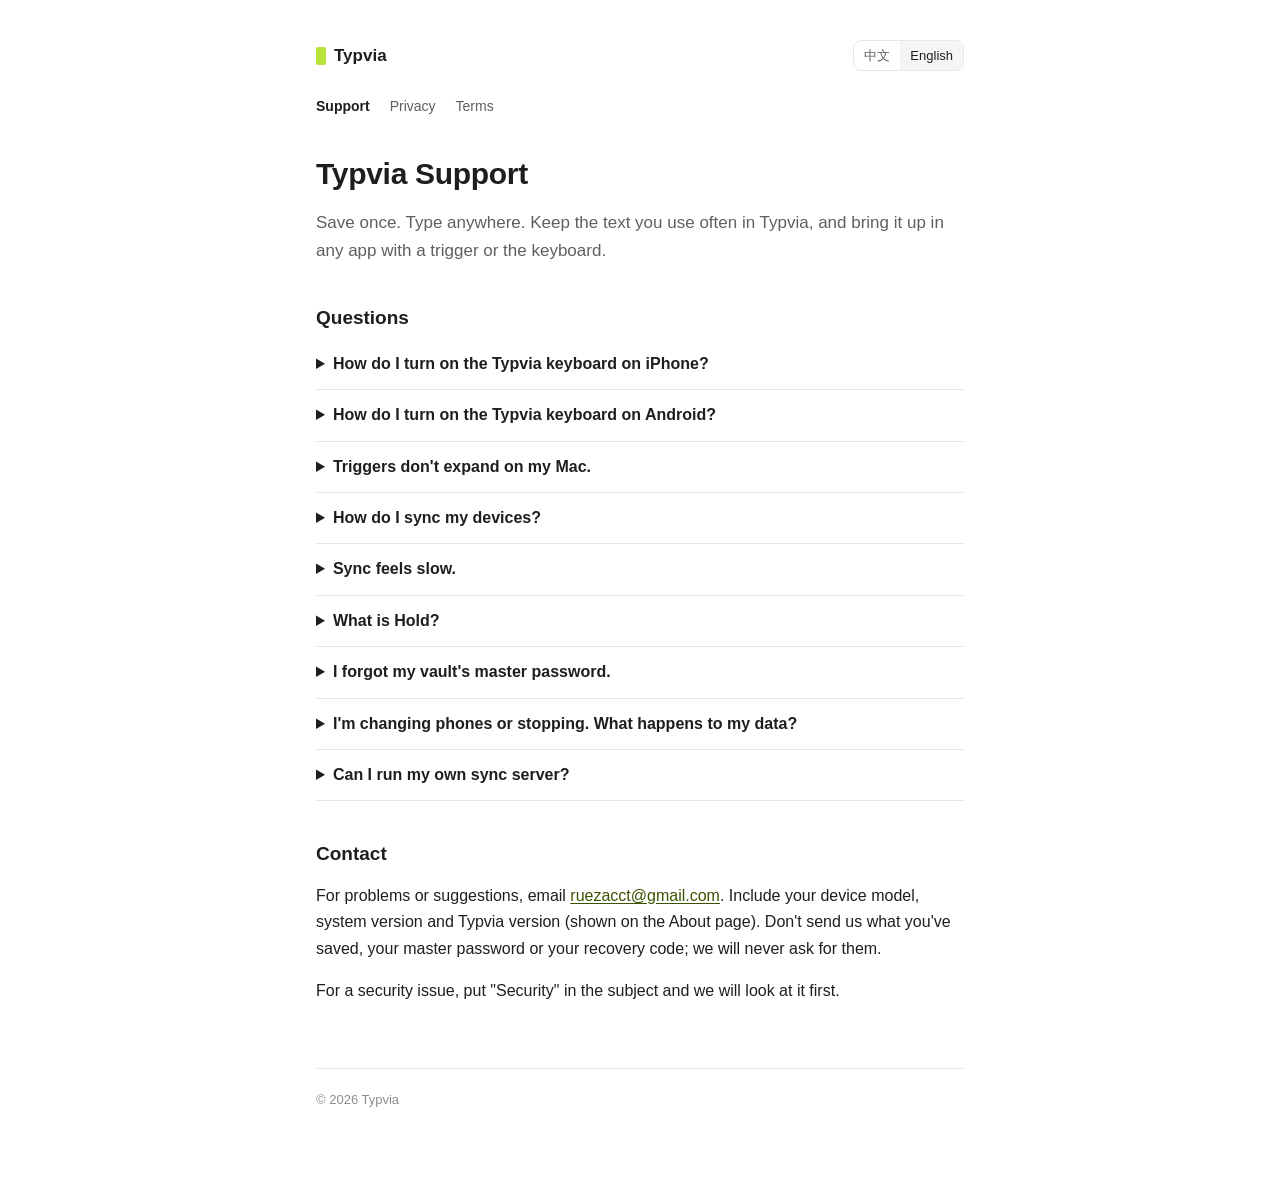
<file: index.html>
<!doctype html>
<html lang="en">
<head>
<meta charset="utf-8">
<meta name="viewport" content="width=device-width, initial-scale=1">
<title>Typvia Support</title>
<meta name="title-en" content="Typvia Support">
<meta name="title-zh" content="Typvia 支持">
<meta name="description" content="Help with Typvia: setting up the keyboard, pairing devices, sync and the vault.">
<link rel="stylesheet" href="site.css">
<script src="lang.js" defer></script>
</head>
<body>
<main>
<header class="top">
  <a class="brand" href="./">Typvia</a>
  <div class="lang" role="group" aria-label="Language">
    <button type="button" value="zh">中文</button>
    <button type="button" value="en">English</button>
  </div>
</header>
<nav class="pages">
  <a href="./" aria-current="page"><span data-l="zh">支持</span><span data-l="en">Support</span></a>
  <a href="privacy.html"><span data-l="zh">隐私政策</span><span data-l="en">Privacy</span></a>
  <a href="terms.html"><span data-l="zh">使用条款</span><span data-l="en">Terms</span></a>
</nav>

<!-- ============================== 中文 ============================== -->
<article data-l="zh">
<h1>Typvia 支持</h1>
<p class="lead">存一次，到处都能打出来。常用的文字存进 Typvia，在任何应用里用触发词或键盘调出来。</p>

<h2>常见问题</h2>

<details>
  <summary>怎么在 iPhone 上打开 Typvia 键盘？</summary>
  <p>打开「设置 → 通用 → 键盘 → 键盘 → 添加新键盘」，选择 Typvia。之后在任意输入框里点地球键切换到 Typvia。Typvia 键盘不需要「完全访问」。</p>
</details>

<details>
  <summary>怎么在 Android 上打开 Typvia 输入法？</summary>
  <p>打开系统设置中的「语言和输入法 → 屏幕键盘 / 管理键盘」，启用 Typvia，然后在输入时切换到它。不同品牌手机的菜单名称略有不同。</p>
</details>

<details>
  <summary>Mac 上触发词没有展开？</summary>
  <p>Typvia 需要「辅助功能」权限才能把文字填进其他应用。打开「系统设置 → 隐私与安全性 → 辅助功能」，确认 Typvia 已开启。如果是更新后失效，把它关掉再打开一次。</p>
</details>

<details>
  <summary>怎么让几台设备同步？</summary>
  <p>在第一台设备上打开同步并创建账户。在要加入的设备上选择加入，按提示输入另一台设备上显示的码。两边会显示一串核对码，确认一致后再完成。同步的内容只有你的设备能看到。</p>
</details>

<details>
  <summary>同步有点慢？</summary>
  <p>保存后一般一两秒内就会出现在其他设备上。手机在后台时系统会暂停同步，回到前台会立即同步。如果你的网络经过代理或跨境线路，第一次连接可能要多等几秒。</p>
</details>

<details>
  <summary>什么是「暂存」？</summary>
  <p>把一段文字临时送到你的其他设备，比如电脑上复制、手机上取用。暂存的内容同样加密，24 小时后自动删除。</p>
</details>

<details>
  <summary>忘记了保险库的主密码？</summary>
  <p>主密码无法找回。我们没有你的密钥，也无法替你解密；忘记主密码后，保险库里的内容就无法再打开，普通片段不受影响。</p>
</details>

<details>
  <summary>换手机或不用了，怎么处理数据？</summary>
  <p>在旧设备上退出账户，它会从账户中移除。如果要删除账户在服务器上的全部数据，请发邮件告诉我们，并附上其中一台设备上显示的设备名。</p>
</details>

<details>
  <summary>可以自己部署同步服务器吗？</summary>
  <p>可以。应用支持连接你自己部署的同步服务器，也可以改用你自己的 WebDAV 存储。</p>
</details>

<h2 id="contact">联系我们</h2>
<p>遇到问题或有建议，请发邮件到 <a href="mailto:ruezacct@gmail.com">ruezacct@gmail.com</a>。请写上设备型号、系统版本和 Typvia 版本号（在「关于」页可以看到）。不要在邮件里附上你保存的内容、主密码或恢复码，我们也永远不会向你索要这些。</p>
<p>发现安全问题，请在邮件标题里写上「安全」，我们会优先处理。</p>
</article>

<!-- ============================== English ============================== -->
<article data-l="en">
<h1>Typvia Support</h1>
<p class="lead">Save once. Type anywhere. Keep the text you use often in Typvia, and bring it up in any app with a trigger or the keyboard.</p>

<h2>Questions</h2>

<details>
  <summary>How do I turn on the Typvia keyboard on iPhone?</summary>
  <p>Go to Settings → General → Keyboard → Keyboards → Add New Keyboard and choose Typvia. Then tap the globe key in any text field to switch to it. The Typvia keyboard doesn't need Full Access.</p>
</details>

<details>
  <summary>How do I turn on the Typvia keyboard on Android?</summary>
  <p>In system settings, open Languages &amp; input → On-screen keyboard (or Manage keyboards), turn on Typvia, and switch to it while typing. Menu names vary a little between phone makers.</p>
</details>

<details>
  <summary>Triggers don't expand on my Mac.</summary>
  <p>Typvia needs Accessibility permission to type into other apps. Open System Settings → Privacy &amp; Security → Accessibility and make sure Typvia is on. If it stopped after an update, turn it off and on again.</p>
</details>

<details>
  <summary>How do I sync my devices?</summary>
  <p>Turn on sync on your first device and create an account. On the device you want to add, choose to join and enter the code shown on the other device. Both show a check code; finish only when they match. What you sync can be read only on your devices.</p>
</details>

<details>
  <summary>Sync feels slow.</summary>
  <p>A save usually shows up on your other devices within a second or two. Phones pause sync in the background and catch up as soon as you open the app. If your connection goes through a proxy or a long international route, the first connection can take a few seconds more.</p>
</details>

<details>
  <summary>What is Hold?</summary>
  <p>A way to send a piece of text to your other devices for a short time, such as copying on your computer and using it on your phone. Held items are encrypted the same way and deleted after 24 hours.</p>
</details>

<details>
  <summary>I forgot my vault's master password.</summary>
  <p>The master password can't be recovered. We don't have your keys and can't decrypt anything for you. Without it, the vault can't be opened again; your other snippets are unaffected.</p>
</details>

<details>
  <summary>I'm changing phones or stopping. What happens to my data?</summary>
  <p>Sign out of the account on the old device and it is removed from the account. To delete all of the account's data from the server, email us with the device name shown on one of your devices.</p>
</details>

<details>
  <summary>Can I run my own sync server?</summary>
  <p>Yes. The app can connect to a sync server you run yourself, or to your own WebDAV storage instead.</p>
</details>

<h2 id="contact">Contact</h2>
<p>For problems or suggestions, email <a href="mailto:ruezacct@gmail.com">ruezacct@gmail.com</a>. Include your device model, system version and Typvia version (shown on the About page). Don't send us what you've saved, your master password or your recovery code; we will never ask for them.</p>
<p>For a security issue, put "Security" in the subject and we will look at it first.</p>
</article>

<footer>
  <span data-l="zh">© 2026 Typvia</span>
  <span data-l="en">© 2026 Typvia</span>
</footer>
</main>
</body>
</html>
</file>
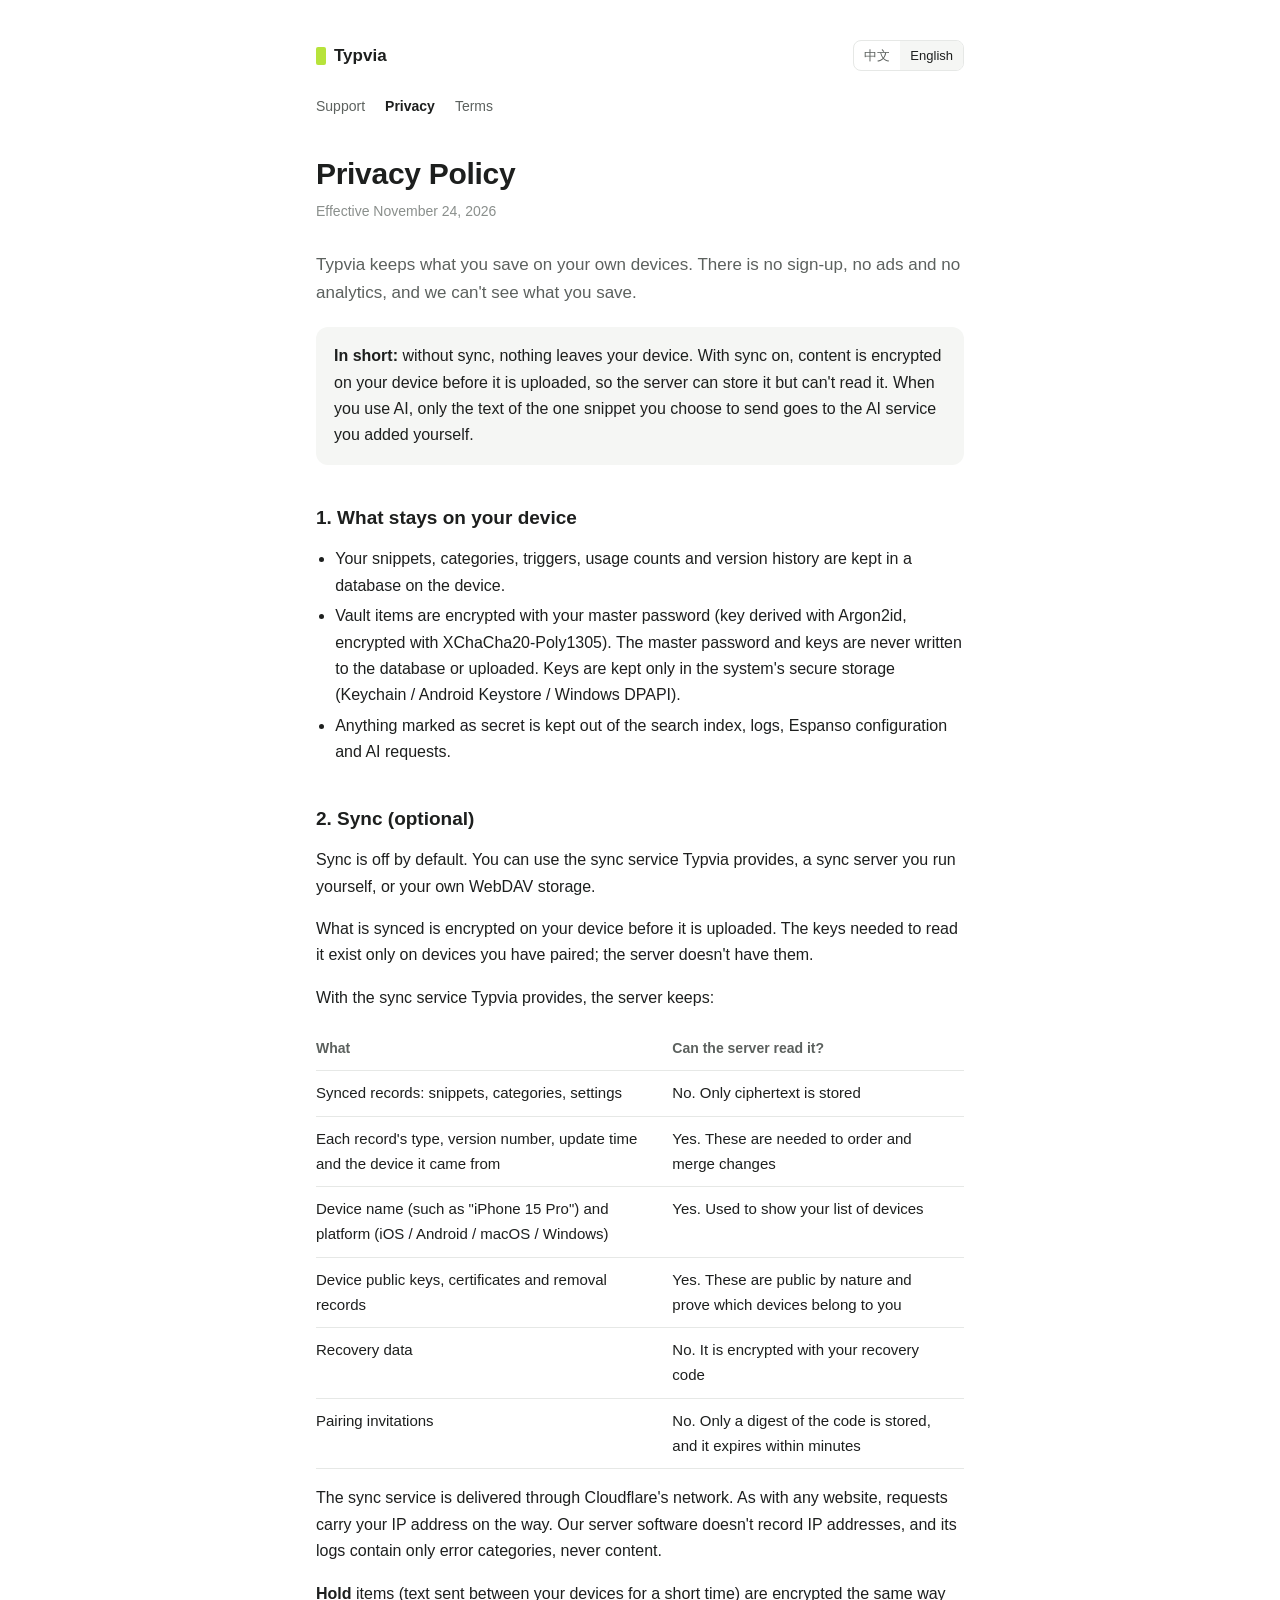
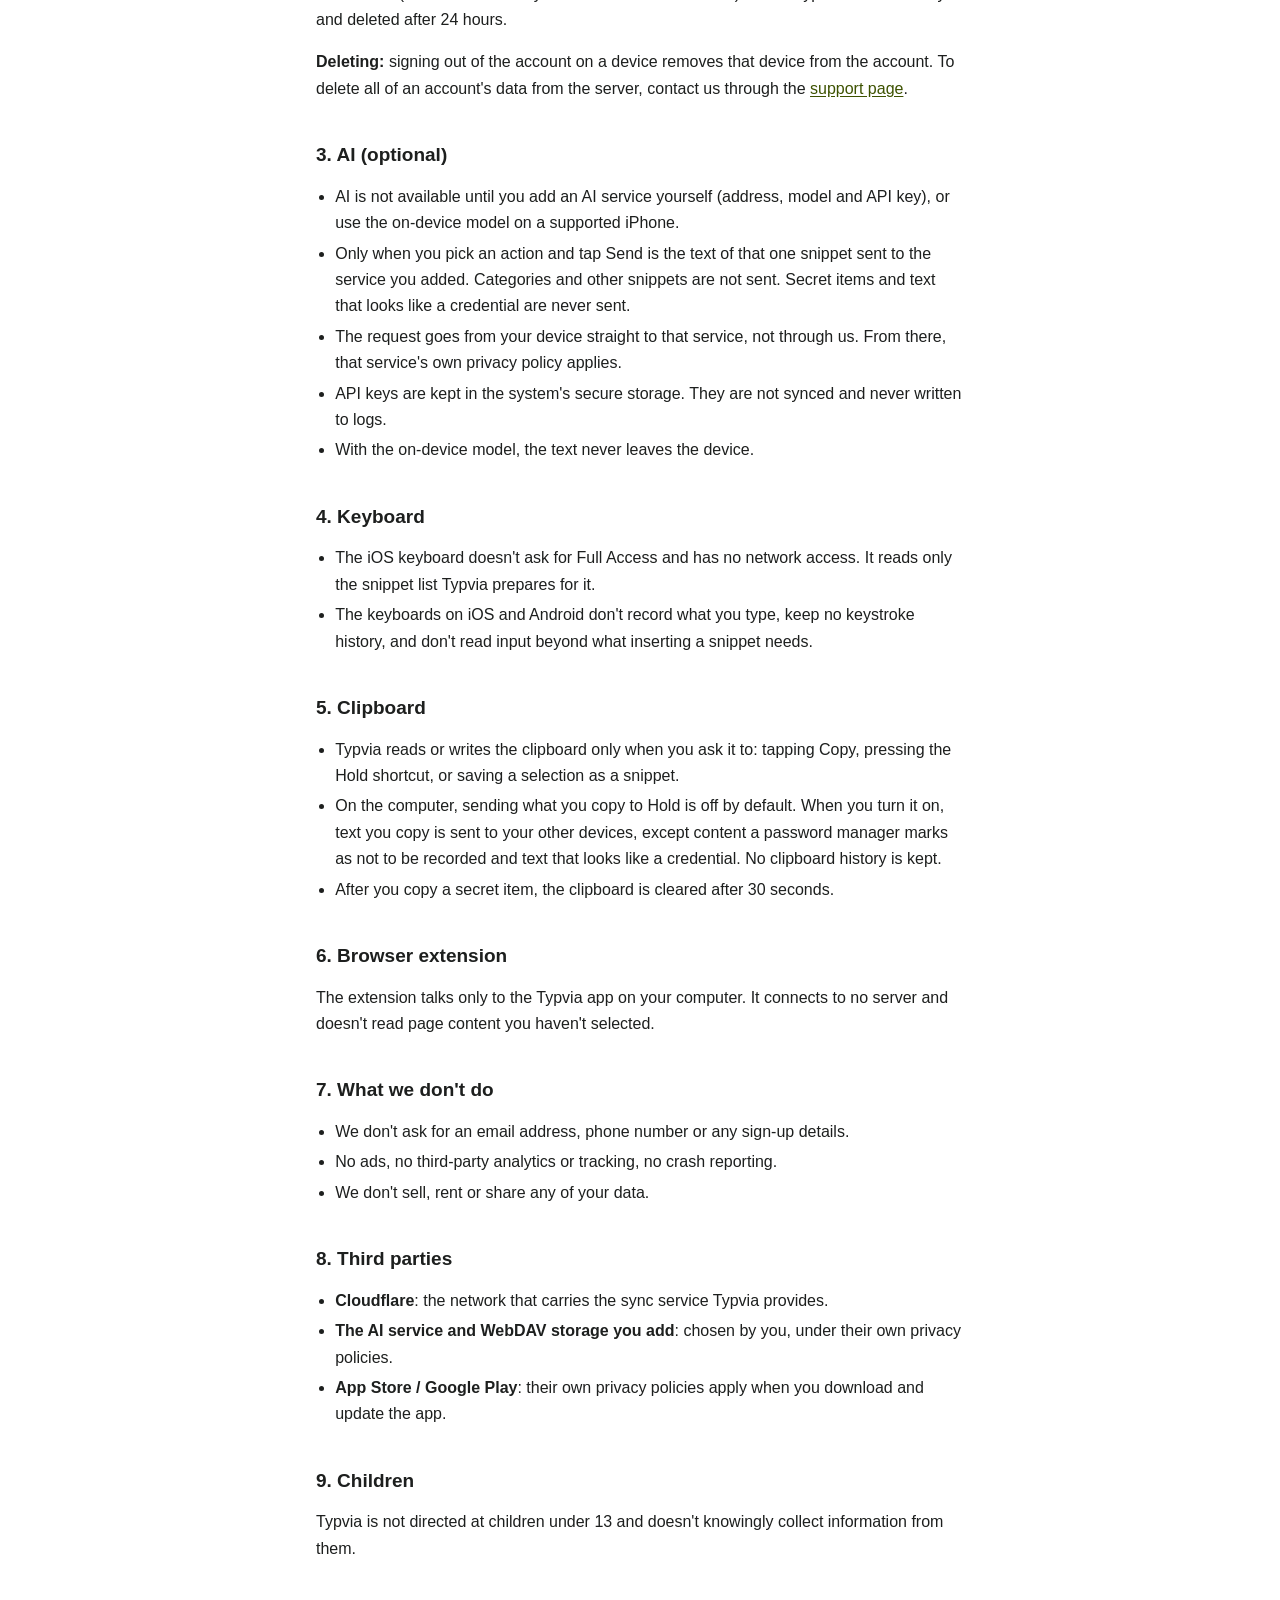
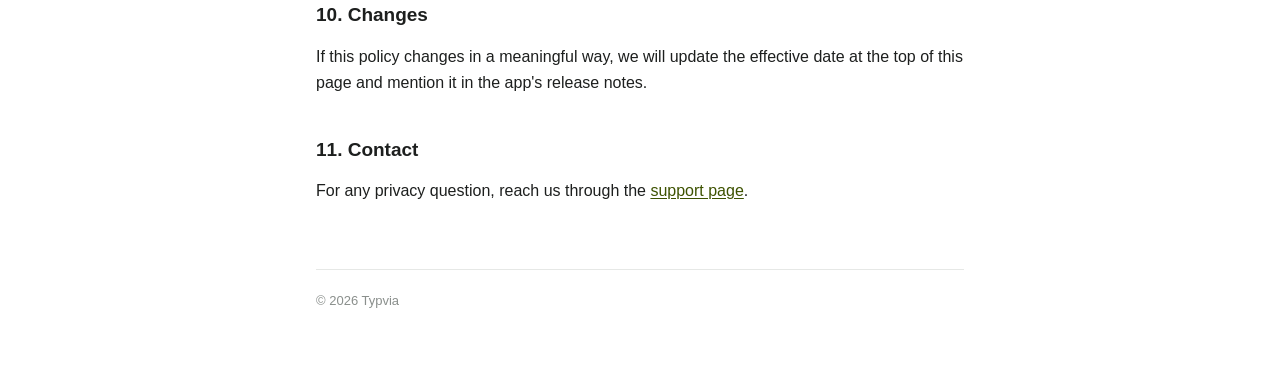
<file: privacy.html>
<!doctype html>
<html lang="en">
<head>
<meta charset="utf-8">
<meta name="viewport" content="width=device-width, initial-scale=1">
<title>Typvia Privacy Policy</title>
<meta name="title-en" content="Typvia Privacy Policy">
<meta name="title-zh" content="Typvia 隐私政策">
<meta name="description" content="What Typvia keeps, where it keeps it, and what never leaves your device.">
<link rel="stylesheet" href="site.css">
<script src="lang.js" defer></script>
</head>
<body>
<main>
<header class="top">
  <a class="brand" href="./">Typvia</a>
  <div class="lang" role="group" aria-label="Language">
    <button type="button" value="zh">中文</button>
    <button type="button" value="en">English</button>
  </div>
</header>
<nav class="pages">
  <a href="./"><span data-l="zh">支持</span><span data-l="en">Support</span></a>
  <a href="privacy.html" aria-current="page"><span data-l="zh">隐私政策</span><span data-l="en">Privacy</span></a>
  <a href="terms.html"><span data-l="zh">使用条款</span><span data-l="en">Terms</span></a>
</nav>

<!-- ============================== 中文 ============================== -->
<article data-l="zh">
<h1>隐私政策</h1>
<p class="meta">生效日期：2026 年 11 月 24 日</p>

<p class="lead">Typvia 把你保存的文字放在你自己的设备上。我们不需要注册，不放广告，不做统计，看不到你保存的内容。</p>

<div class="well"><p><strong>一句话版本：</strong>不同步，什么都不会离开你的设备。打开同步后，内容会先在你的设备上加密再上传，服务器只能存，读不了。用 AI 时，只有你点了「发送」的那一条正文，会发给你自己添加的 AI 服务。</p></div>

<h2>1. 存在你设备上的内容</h2>
<ul>
  <li>你保存的片段、分类、触发词、使用次数和版本历史，存放在设备本地的数据库里。</li>
  <li>保险库里的内容用你的主密码加密（Argon2id 派生密钥，XChaCha20-Poly1305 加密）。主密码和密钥不会写进数据库，也不会上传。密钥只存放在系统的安全存储里（Keychain / Android Keystore / Windows DPAPI）。</li>
  <li>标记为机密的内容不会进入搜索索引、日志、Espanso 配置和 AI 请求。</li>
</ul>

<h2>2. 同步（可选）</h2>
<p>同步默认关闭。你可以选择以下三种方式之一：Typvia 提供的同步服务、你自己部署的同步服务器，或者你自己的 WebDAV 存储。</p>
<p>同步的内容在你的设备上加密，加密后才上传。解密所需的密钥只在你配对过的设备上，服务器没有。</p>
<p>使用 Typvia 提供的同步服务时，服务器上会保存：</p>
<table>
  <tr><th>内容</th><th>服务器能否读到</th></tr>
  <tr><td>片段、分类、设置等同步记录</td><td>不能，只存密文</td></tr>
  <tr><td>每条记录的类型、版本号、更新时间、来自哪台设备</td><td>能。这些是排序和合并时需要的</td></tr>
  <tr><td>设备名称（如「iPhone 15 Pro」）和平台（iOS / Android / macOS / Windows）</td><td>能。用于在你的设备列表里显示</td></tr>
  <tr><td>设备公钥、证书和撤销记录</td><td>能。这些本身是公开信息，用于验证设备身份</td></tr>
  <tr><td>恢复数据</td><td>不能，它用你的恢复码加密</td></tr>
  <tr><td>配对邀请</td><td>不能读到配对码，只存它的摘要，几分钟后过期</td></tr>
</table>
<p>同步服务通过 Cloudflare 的网络提供。和访问任何网站一样，请求经过时会带上你的 IP 地址。我们的服务端程序不记录 IP，日志里只有错误类别，没有任何内容。</p>
<p><strong>暂存</strong>（跨设备临时传文字）的条目同样加密传输，24 小时后自动删除。</p>
<p><strong>删除：</strong>在设备上退出账户，会把这台设备从账户中移除。如果要删除账户在服务器上的全部数据，请通过<a href="./#contact">支持页</a>联系我们。</p>

<h2>3. AI 功能（可选）</h2>
<ul>
  <li>AI 功能默认不可用。你需要先自己添加一个 AI 服务（填地址、模型和 API Key），或者在支持的 iPhone 上使用系统自带的端侧模型。</li>
  <li>只有你选好动作并点了「发送」，那一条片段的正文才会发给你添加的服务。分类和其他片段都不会发。机密内容和疑似密钥的文字不会发送。</li>
  <li>请求是从你的设备直接发给该服务，不经过我们。之后的处理遵循该服务自己的隐私政策。</li>
  <li>API Key 存放在系统安全存储里，不会同步，也不会写进日志。</li>
  <li>使用端侧模型时，文字不会离开设备。</li>
</ul>

<h2>4. 键盘与输入法</h2>
<ul>
  <li>iOS 键盘不申请「完全访问」，没有联网能力，只读取 Typvia 为它准备的片段列表。</li>
  <li>键盘和输入法不记录你输入的内容，不保存按键历史，也不读取与插入片段无关的输入内容。</li>
</ul>

<h2>5. 剪贴板</h2>
<ul>
  <li>只有你主动操作时（点复制、按暂存快捷键、点「存为片段」），Typvia 才会读写剪贴板。</li>
  <li>电脑上「复制的文字自动暂存」默认关闭。打开后，Typvia 会把你复制的文字送到你的其他设备，但会跳过密码管理器标记为不记录的内容和疑似密钥的文字，也不保存剪贴板历史。</li>
  <li>复制机密内容后，剪贴板会在 30 秒后自动清除。</li>
</ul>

<h2>6. 浏览器扩展</h2>
<p>扩展只和你电脑上的 Typvia 应用通信，不连接任何服务器，也不读取你没有选中的网页内容。</p>

<h2>7. 我们不做的事</h2>
<ul>
  <li>不需要邮箱、手机号或任何注册信息。</li>
  <li>没有广告，没有第三方统计或追踪，没有崩溃上报。</li>
  <li>不出售、不出租、不共享你的任何数据。</li>
</ul>

<h2>8. 第三方</h2>
<ul>
  <li><strong>Cloudflare</strong>：承载 Typvia 提供的同步服务的网络。</li>
  <li><strong>你添加的 AI 服务、你使用的 WebDAV 存储</strong>：由你选择，遵循其各自的隐私政策。</li>
  <li><strong>App Store / Google Play</strong>：下载和更新应用时，适用其各自的隐私政策。</li>
</ul>

<h2>9. 儿童</h2>
<p>Typvia 不面向 13 岁以下的儿童，也不会有意收集儿童的信息。</p>

<h2>10. 政策变更</h2>
<p>如果这份政策有实质变化，我们会更新本页顶部的生效日期，并在应用的版本说明中告知。</p>

<h2>11. 联系我们</h2>
<p>关于隐私的任何问题，请通过<a href="./#contact">支持页</a>上的方式联系我们。</p>
</article>

<!-- ============================== English ============================== -->
<article data-l="en">
<h1>Privacy Policy</h1>
<p class="meta">Effective November 24, 2026</p>

<p class="lead">Typvia keeps what you save on your own devices. There is no sign-up, no ads and no analytics, and we can't see what you save.</p>

<div class="well"><p><strong>In short:</strong> without sync, nothing leaves your device. With sync on, content is encrypted on your device before it is uploaded, so the server can store it but can't read it. When you use AI, only the text of the one snippet you choose to send goes to the AI service you added yourself.</p></div>

<h2>1. What stays on your device</h2>
<ul>
  <li>Your snippets, categories, triggers, usage counts and version history are kept in a database on the device.</li>
  <li>Vault items are encrypted with your master password (key derived with Argon2id, encrypted with XChaCha20-Poly1305). The master password and keys are never written to the database or uploaded. Keys are kept only in the system's secure storage (Keychain / Android Keystore / Windows DPAPI).</li>
  <li>Anything marked as secret is kept out of the search index, logs, Espanso configuration and AI requests.</li>
</ul>

<h2>2. Sync (optional)</h2>
<p>Sync is off by default. You can use the sync service Typvia provides, a sync server you run yourself, or your own WebDAV storage.</p>
<p>What is synced is encrypted on your device before it is uploaded. The keys needed to read it exist only on devices you have paired; the server doesn't have them.</p>
<p>With the sync service Typvia provides, the server keeps:</p>
<table>
  <tr><th>What</th><th>Can the server read it?</th></tr>
  <tr><td>Synced records: snippets, categories, settings</td><td>No. Only ciphertext is stored</td></tr>
  <tr><td>Each record's type, version number, update time and the device it came from</td><td>Yes. These are needed to order and merge changes</td></tr>
  <tr><td>Device name (such as "iPhone 15 Pro") and platform (iOS / Android / macOS / Windows)</td><td>Yes. Used to show your list of devices</td></tr>
  <tr><td>Device public keys, certificates and removal records</td><td>Yes. These are public by nature and prove which devices belong to you</td></tr>
  <tr><td>Recovery data</td><td>No. It is encrypted with your recovery code</td></tr>
  <tr><td>Pairing invitations</td><td>No. Only a digest of the code is stored, and it expires within minutes</td></tr>
</table>
<p>The sync service is delivered through Cloudflare's network. As with any website, requests carry your IP address on the way. Our server software doesn't record IP addresses, and its logs contain only error categories, never content.</p>
<p><strong>Hold</strong> items (text sent between your devices for a short time) are encrypted the same way and deleted after 24 hours.</p>
<p><strong>Deleting:</strong> signing out of the account on a device removes that device from the account. To delete all of an account's data from the server, contact us through the <a href="./#contact">support page</a>.</p>

<h2>3. AI (optional)</h2>
<ul>
  <li>AI is not available until you add an AI service yourself (address, model and API key), or use the on-device model on a supported iPhone.</li>
  <li>Only when you pick an action and tap Send is the text of that one snippet sent to the service you added. Categories and other snippets are not sent. Secret items and text that looks like a credential are never sent.</li>
  <li>The request goes from your device straight to that service, not through us. From there, that service's own privacy policy applies.</li>
  <li>API keys are kept in the system's secure storage. They are not synced and never written to logs.</li>
  <li>With the on-device model, the text never leaves the device.</li>
</ul>

<h2>4. Keyboard</h2>
<ul>
  <li>The iOS keyboard doesn't ask for Full Access and has no network access. It reads only the snippet list Typvia prepares for it.</li>
  <li>The keyboards on iOS and Android don't record what you type, keep no keystroke history, and don't read input beyond what inserting a snippet needs.</li>
</ul>

<h2>5. Clipboard</h2>
<ul>
  <li>Typvia reads or writes the clipboard only when you ask it to: tapping Copy, pressing the Hold shortcut, or saving a selection as a snippet.</li>
  <li>On the computer, sending what you copy to Hold is off by default. When you turn it on, text you copy is sent to your other devices, except content a password manager marks as not to be recorded and text that looks like a credential. No clipboard history is kept.</li>
  <li>After you copy a secret item, the clipboard is cleared after 30 seconds.</li>
</ul>

<h2>6. Browser extension</h2>
<p>The extension talks only to the Typvia app on your computer. It connects to no server and doesn't read page content you haven't selected.</p>

<h2>7. What we don't do</h2>
<ul>
  <li>We don't ask for an email address, phone number or any sign-up details.</li>
  <li>No ads, no third-party analytics or tracking, no crash reporting.</li>
  <li>We don't sell, rent or share any of your data.</li>
</ul>

<h2>8. Third parties</h2>
<ul>
  <li><strong>Cloudflare</strong>: the network that carries the sync service Typvia provides.</li>
  <li><strong>The AI service and WebDAV storage you add</strong>: chosen by you, under their own privacy policies.</li>
  <li><strong>App Store / Google Play</strong>: their own privacy policies apply when you download and update the app.</li>
</ul>

<h2>9. Children</h2>
<p>Typvia is not directed at children under 13 and doesn't knowingly collect information from them.</p>

<h2>10. Changes</h2>
<p>If this policy changes in a meaningful way, we will update the effective date at the top of this page and mention it in the app's release notes.</p>

<h2>11. Contact</h2>
<p>For any privacy question, reach us through the <a href="./#contact">support page</a>.</p>
</article>

<footer>
  <span data-l="zh">© 2026 Typvia</span>
  <span data-l="en">© 2026 Typvia</span>
</footer>
</main>
</body>
</html>
</file>
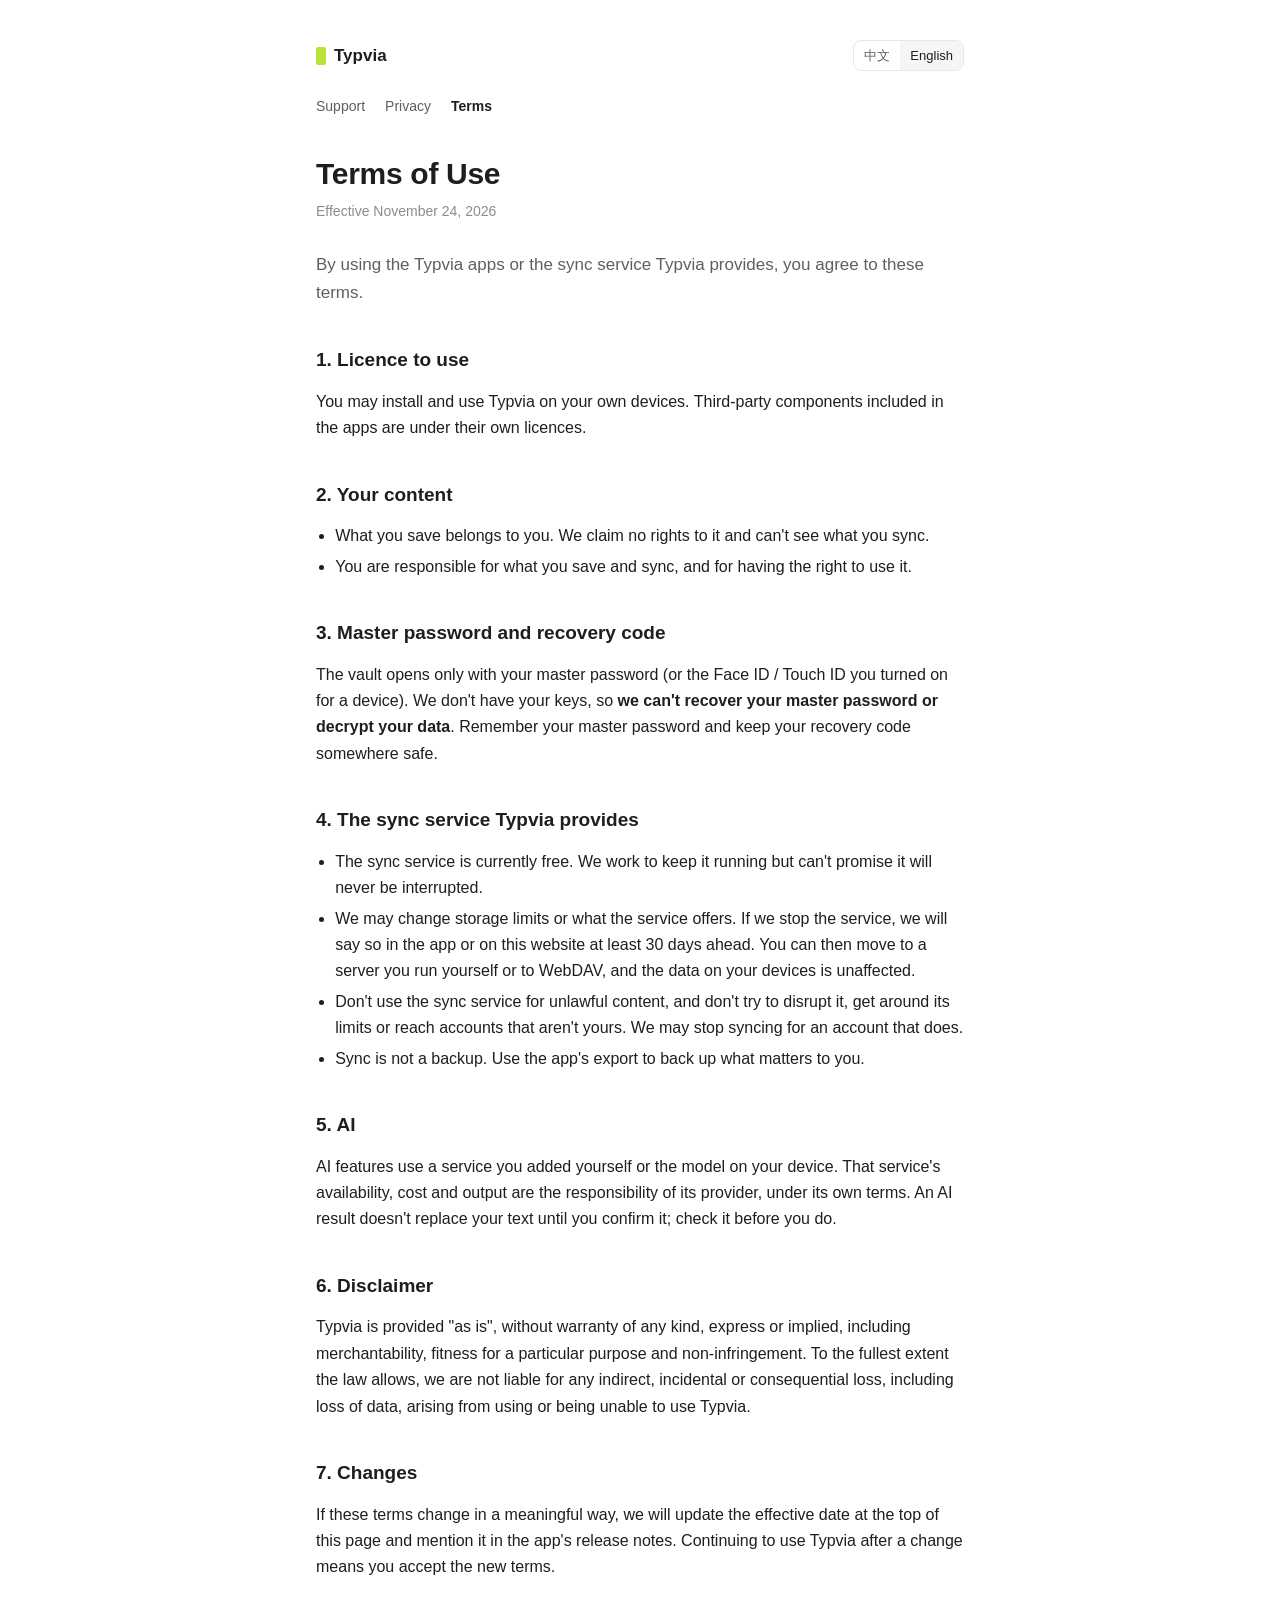
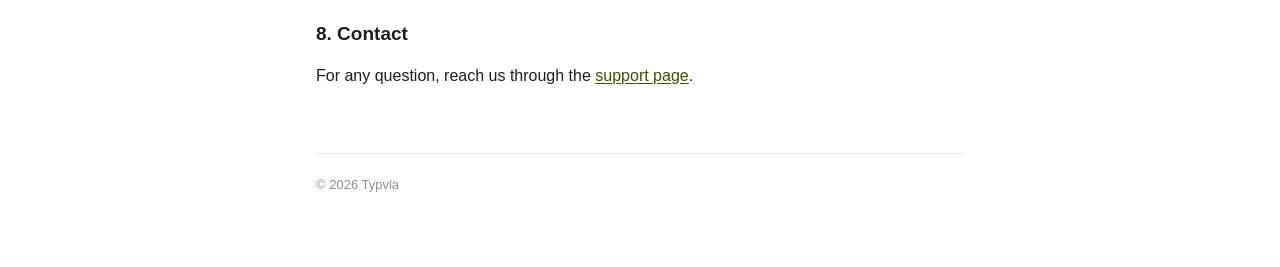
<file: terms.html>
<!doctype html>
<html lang="en">
<head>
<meta charset="utf-8">
<meta name="viewport" content="width=device-width, initial-scale=1">
<title>Typvia Terms of Use</title>
<meta name="title-en" content="Typvia Terms of Use">
<meta name="title-zh" content="Typvia 使用条款">
<meta name="description" content="The terms for using the Typvia apps and the sync service Typvia provides.">
<link rel="stylesheet" href="site.css">
<script src="lang.js" defer></script>
</head>
<body>
<main>
<header class="top">
  <a class="brand" href="./">Typvia</a>
  <div class="lang" role="group" aria-label="Language">
    <button type="button" value="zh">中文</button>
    <button type="button" value="en">English</button>
  </div>
</header>
<nav class="pages">
  <a href="./"><span data-l="zh">支持</span><span data-l="en">Support</span></a>
  <a href="privacy.html"><span data-l="zh">隐私政策</span><span data-l="en">Privacy</span></a>
  <a href="terms.html" aria-current="page"><span data-l="zh">使用条款</span><span data-l="en">Terms</span></a>
</nav>

<!-- ============================== 中文 ============================== -->
<article data-l="zh">
<h1>使用条款</h1>
<p class="meta">生效日期：2026 年 11 月 24 日</p>

<p class="lead">使用 Typvia 应用或 Typvia 提供的同步服务，即表示你同意以下条款。</p>

<h2>1. 使用许可</h2>
<p>你可以在自己的设备上安装和使用 Typvia。应用中包含的第三方组件，遵循其各自的许可证。</p>

<h2>2. 你的内容</h2>
<ul>
  <li>你保存的内容归你所有。我们不主张任何权利，也看不到同步的内容。</li>
  <li>你需要对自己保存和同步的内容负责，并确保有权使用它们。</li>
</ul>

<h2>3. 主密码与恢复码</h2>
<p>保险库只能用你的主密码（或你在设备上开启的 Face ID / Touch ID）打开。我们没有你的密钥，<strong>无法替你找回主密码，也无法解密你的数据</strong>。请记好主密码，并把恢复码保存在安全的地方。</p>

<h2>4. Typvia 提供的同步服务</h2>
<ul>
  <li>同步服务目前免费提供。我们会尽力保持稳定，但不承诺不中断。</li>
  <li>我们可能调整容量限制或服务内容。如果要停止服务，会至少提前 30 天在应用中或本网站上告知。到时你仍可以改用自己部署的服务器或 WebDAV，本地数据不受影响。</li>
  <li>请不要用同步服务存放违法内容，不要试图干扰服务、绕过限制，或访问不属于你的账户。违反的账户，我们可以停止为它提供同步。</li>
  <li>同步不能代替备份。请定期使用应用里的导出功能备份重要内容。</li>
</ul>

<h2>5. AI 功能</h2>
<p>AI 功能使用的是你自己添加的服务或设备自带的模型。该服务的可用性、费用和输出结果，由服务提供方负责，适用其条款。AI 的结果在你确认之前不会替换原文；替换之前请自行核对。</p>

<h2>6. 免责声明</h2>
<p>Typvia 按「现状」提供，不提供任何明示或暗示的保证，包括适销性、特定用途适用性和不侵权。在法律允许的最大范围内，对于因使用或无法使用 Typvia 造成的任何间接、附带或后果性损失（包括数据丢失），我们不承担责任。</p>

<h2>7. 条款变更</h2>
<p>条款有实质变化时，我们会更新本页顶部的生效日期，并在应用的版本说明中告知。变更后继续使用，即视为接受新的条款。</p>

<h2>8. 联系我们</h2>
<p>有任何问题，请通过<a href="./#contact">支持页</a>联系我们。</p>
</article>

<!-- ============================== English ============================== -->
<article data-l="en">
<h1>Terms of Use</h1>
<p class="meta">Effective November 24, 2026</p>

<p class="lead">By using the Typvia apps or the sync service Typvia provides, you agree to these terms.</p>

<h2>1. Licence to use</h2>
<p>You may install and use Typvia on your own devices. Third-party components included in the apps are under their own licences.</p>

<h2>2. Your content</h2>
<ul>
  <li>What you save belongs to you. We claim no rights to it and can't see what you sync.</li>
  <li>You are responsible for what you save and sync, and for having the right to use it.</li>
</ul>

<h2>3. Master password and recovery code</h2>
<p>The vault opens only with your master password (or the Face ID / Touch ID you turned on for a device). We don't have your keys, so <strong>we can't recover your master password or decrypt your data</strong>. Remember your master password and keep your recovery code somewhere safe.</p>

<h2>4. The sync service Typvia provides</h2>
<ul>
  <li>The sync service is currently free. We work to keep it running but can't promise it will never be interrupted.</li>
  <li>We may change storage limits or what the service offers. If we stop the service, we will say so in the app or on this website at least 30 days ahead. You can then move to a server you run yourself or to WebDAV, and the data on your devices is unaffected.</li>
  <li>Don't use the sync service for unlawful content, and don't try to disrupt it, get around its limits or reach accounts that aren't yours. We may stop syncing for an account that does.</li>
  <li>Sync is not a backup. Use the app's export to back up what matters to you.</li>
</ul>

<h2>5. AI</h2>
<p>AI features use a service you added yourself or the model on your device. That service's availability, cost and output are the responsibility of its provider, under its own terms. An AI result doesn't replace your text until you confirm it; check it before you do.</p>

<h2>6. Disclaimer</h2>
<p>Typvia is provided "as is", without warranty of any kind, express or implied, including merchantability, fitness for a particular purpose and non-infringement. To the fullest extent the law allows, we are not liable for any indirect, incidental or consequential loss, including loss of data, arising from using or being unable to use Typvia.</p>

<h2>7. Changes</h2>
<p>If these terms change in a meaningful way, we will update the effective date at the top of this page and mention it in the app's release notes. Continuing to use Typvia after a change means you accept the new terms.</p>

<h2>8. Contact</h2>
<p>For any question, reach us through the <a href="./#contact">support page</a>.</p>
</article>

<footer>
  <span data-l="zh">© 2026 Typvia</span>
  <span data-l="en">© 2026 Typvia</span>
</footer>
</main>
</body>
</html>
</file>
<file: site.css>
:root {
  --paper: #ffffff;
  --ink: #1d1f1e;
  --secondary: #5c615e;
  --meta: #8a8f8c;
  --rule: #e6e8e6;
  --accent: #b7e33b;
  --accent-ink: #3d5200;
  --well: #f5f6f4;
}
@media (prefers-color-scheme: dark) {
  :root {
    --paper: #161817;
    --ink: #eceeec;
    --secondary: #b1b6b3;
    --meta: #868b88;
    --rule: #2a2d2b;
    --accent: #b7e33b;
    --accent-ink: #cdee6e;
    --well: #1e2120;
  }
}

* { box-sizing: border-box; }

html { -webkit-text-size-adjust: 100%; }

body {
  margin: 0;
  background: var(--paper);
  color: var(--ink);
  font: 16px/1.65 -apple-system, BlinkMacSystemFont, "Segoe UI", "PingFang SC",
    "Hiragino Sans GB", "Microsoft YaHei", sans-serif;
}

main {
  max-width: 680px;
  margin: 0 auto;
  padding: 40px 16px 72px;
}

header.top {
  display: flex;
  align-items: center;
  justify-content: space-between;
  gap: 16px;
  margin-bottom: 40px;
}

.brand {
  font-weight: 650;
  font-size: 17px;
  color: var(--ink);
  text-decoration: none;
  display: inline-flex;
  align-items: center;
  gap: 8px;
}
.brand::before {
  content: "";
  width: 10px;
  height: 18px;
  border-radius: 2px;
  background: var(--accent);
}

.lang {
  display: inline-flex;
  border: 1px solid var(--rule);
  border-radius: 8px;
  overflow: hidden;
}
.lang button {
  border: 0;
  background: none;
  color: var(--secondary);
  font: inherit;
  font-size: 13px;
  padding: 4px 10px;
  cursor: pointer;
}
.lang button[aria-pressed="true"] {
  background: var(--well);
  color: var(--ink);
}

nav.pages {
  display: flex;
  flex-wrap: wrap;
  gap: 4px 20px;
  font-size: 14px;
  margin: -16px 0 36px;
}
nav.pages a { color: var(--secondary); text-decoration: none; }
nav.pages a[aria-current="page"] { color: var(--ink); font-weight: 600; }

h1 { font-size: 30px; line-height: 1.25; margin: 0 0 8px; letter-spacing: -0.01em; }
h2 { font-size: 19px; line-height: 1.35; margin: 40px 0 8px; }
h3 { font-size: 16px; margin: 24px 0 4px; }

p, li { color: var(--ink); }
.meta { color: var(--meta); font-size: 14px; margin: 0 0 28px; }
.lead { color: var(--secondary); font-size: 17px; }

ul { padding-left: 1.2em; }
li { margin: 4px 0; }

a { color: var(--accent-ink); text-underline-offset: 2px; }

.well {
  background: var(--well);
  border-radius: 12px;
  padding: 16px 18px;
  margin: 20px 0;
}
.well p { margin: 0; }

table {
  width: 100%;
  border-collapse: collapse;
  font-size: 15px;
  margin: 12px 0;
}
th, td {
  text-align: left;
  vertical-align: top;
  padding: 10px 12px 10px 0;
  border-bottom: 1px solid var(--rule);
}
th { color: var(--secondary); font-weight: 600; font-size: 14px; }

details {
  border-bottom: 1px solid var(--rule);
  padding: 12px 0;
}
summary { cursor: pointer; font-weight: 600; }
details p, details ul { margin: 8px 0 0; color: var(--secondary); }

footer {
  margin-top: 64px;
  padding-top: 20px;
  border-top: 1px solid var(--rule);
  color: var(--meta);
  font-size: 13px;
}

/* One language at a time; the other is removed from layout and reading. */
[data-l]:not(.show) { display: none; }

@media (max-width: 480px) {
  h1 { font-size: 25px; }
  th, td { padding-right: 8px; }
}
</file>
